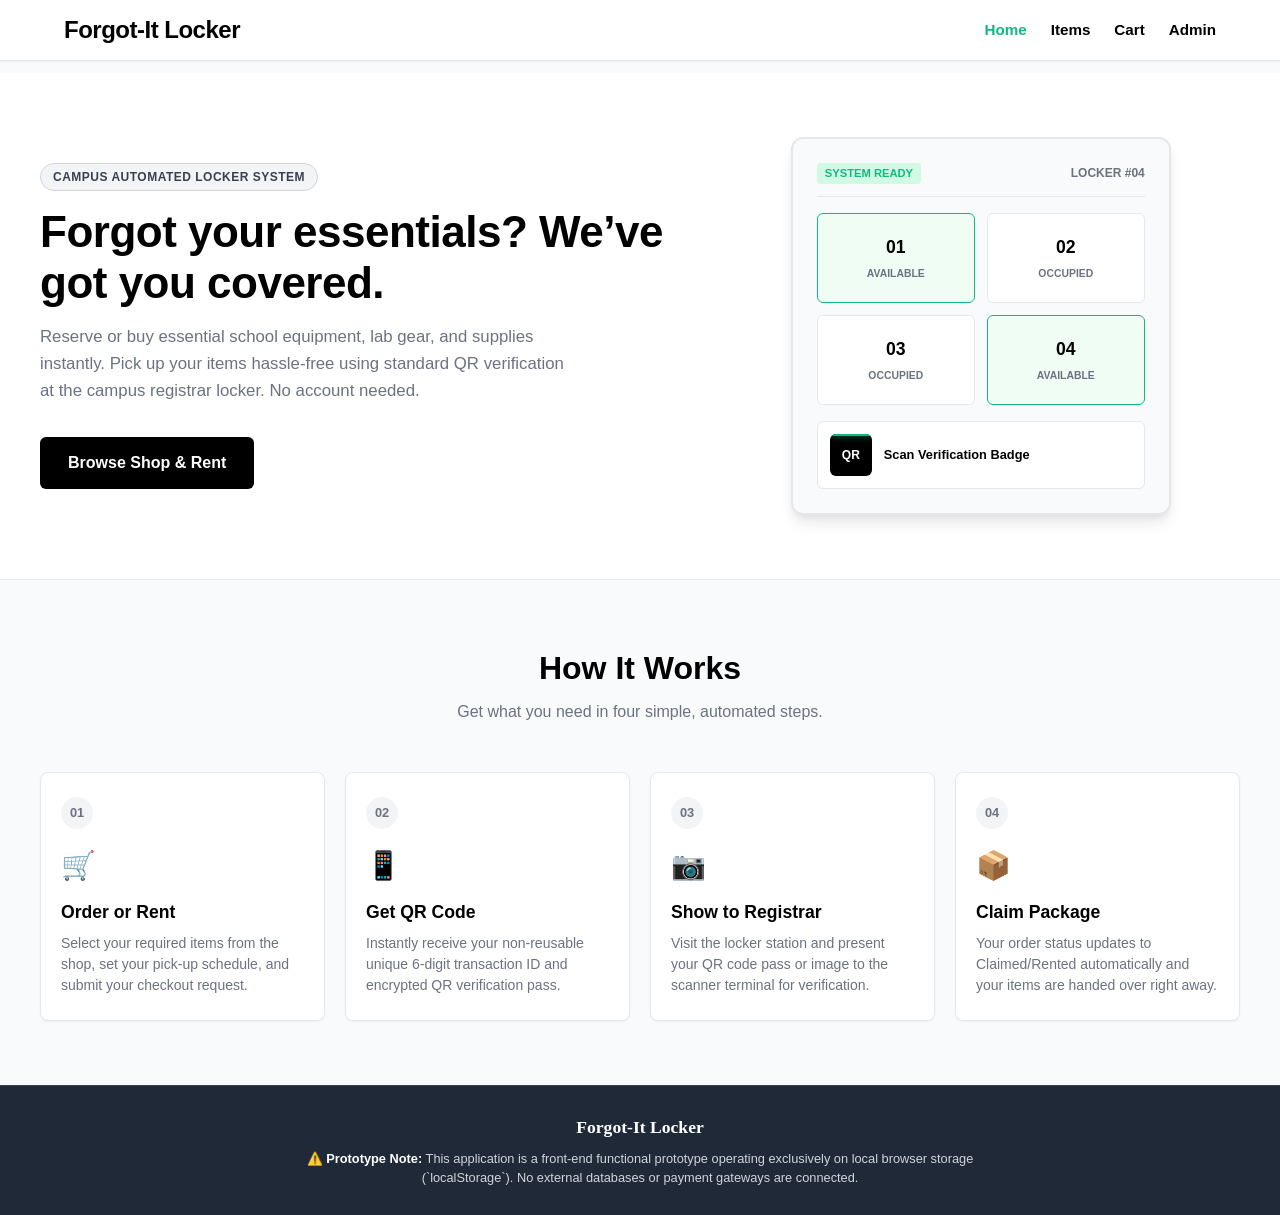
<file: index.html>
<!doctype html>
<html lang="en">
  <head>
    <meta charset="UTF-8" />
    <meta name="viewport" content="width=device-width, initial-scale=1.0" />
    <title>Forgot-It Locker | Campus Gear Rental & Pick-Up</title>
    <link rel="stylesheet" href="css/index.css" />
    <link rel="stylesheet" href="css/notify.css" />
  </head>
  <body>
    <!-- FIXED NAVBAR -->
    <nav class="navbar">
      <div class="navbar-container">
        <!-- Left: Brand -->
        <a href="index.html" class="nav-brand">Forgot-It Locker</a>

        <!-- Right: Burger Button + Drawer Menu -->
        <div class="nav-right">
          <!-- Burger Icon (Laptop / Tablet / Mobile) -->
          <button class="burger-btn" id="burger-btn" aria-label="Open menu">
            <span class="bar"></span>
            <span class="bar"></span>
            <span class="bar"></span>
          </button>

          <!-- Overlay Backdrop (inside navbar so z-index works correctly) -->
          <div class="nav-overlay" id="nav-overlay"></div>

          <!-- Drawer Menu (40% width, 100% height off-canvas) -->
          <div class="nav-links" id="nav-links">
            <button
              class="close-menu-btn"
              id="close-menu-btn"
              aria-label="Close menu"
            >
              &times;
            </button>
            <a href="index.html" class="active">Home</a>
            <a href="student/shop.html">Items</a>
            <a href="student/Cart.html">Cart</a>
            <a href="admin/login.html">Admin</a>
          </div>
        </div>
      </div>
    </nav>

    <!-- HERO SECTION -->
    <header class="hero-section">
      <div class="hero-container">
        <div class="hero-content">
          <span class="hero-badge">Campus Automated Locker System</span>
          <h1 class="hero-title">
            Forgot your essentials? We’ve got you covered.
          </h1>
          <p class="hero-description">
            Reserve or buy essential school equipment, lab gear, and supplies
            instantly. Pick up your items hassle-free using standard QR
            verification at the campus registrar locker. No account needed.
          </p>
          <div class="hero-actions">
            <a href="student/shop.html" class="btn-primary"
              >Browse Shop & Rent</a
            >
          </div>
        </div>

        <!-- DYNAMIC VECTOR ILLUSTRATION CONTAINER -->
        <div class="hero-visual">
          <div class="locker-illustration">
            <div class="locker-header">
              <span class="locker-status">SYSTEM READY</span>
              <span class="locker-id">LOCKER #04</span>
            </div>
            <div class="locker-grid">
              <div class="locker-door door-active">
                <span class="door-num">01</span>
                <span class="door-status">AVAILABLE</span>
              </div>
              <div class="locker-door">
                <span class="door-num">02</span>
                <span class="door-status">OCCUPIED</span>
              </div>
              <div class="locker-door">
                <span class="door-num">03</span>
                <span class="door-status">OCCUPIED</span>
              </div>
              <div class="locker-door door-active">
                <span class="door-num">04</span>
                <span class="door-status">AVAILABLE</span>
              </div>
            </div>
            <div class="locker-scanner-mock">
              <div class="scanner-frame">
                <div class="scanner-beam"></div>
                <div class="scanner-icon">QR</div>
              </div>
              <p class="scanner-label">Scan Verification Badge</p>
            </div>
          </div>
        </div>
      </div>
    </header>

    <!-- HOW IT WORKS SECTION -->
    <section class="steps-section">
      <div class="section-container">
        <div class="section-header">
          <h2>How It Works</h2>
          <p>Get what you need in four simple, automated steps.</p>
        </div>

        <div class="steps-grid">
          <!-- Step 1 -->
          <div class="step-card">
            <div class="step-number">01</div>
            <div class="step-icon">🛒</div>
            <h3>Order or Rent</h3>
            <p>
              Select your required items from the shop, set your pick-up
              schedule, and submit your checkout request.
            </p>
          </div>

          <!-- Step 2 -->
          <div class="step-card">
            <div class="step-number">02</div>
            <div class="step-icon">📱</div>
            <h3>Get QR Code</h3>
            <p>
              Instantly receive your non-reusable unique 6-digit transaction ID
              and encrypted QR verification pass.
            </p>
          </div>

          <!-- Step 3 -->
          <div class="step-card">
            <div class="step-number">03</div>
            <div class="step-icon">📷</div>
            <h3>Show to Registrar</h3>
            <p>
              Visit the locker station and present your QR code pass or image to
              the scanner terminal for verification.
            </p>
          </div>

          <!-- Step 4 -->
          <div class="step-card">
            <div class="step-number">04</div>
            <div class="step-icon">📦</div>
            <h3>Claim Package</h3>
            <p>
              Your order status updates to Claimed/Rented automatically and your
              items are handed over right away.
            </p>
          </div>
        </div>
      </div>
    </section>

    <!-- FOOTER -->
    <footer class="footer">
      <div class="footer-container">
        <p class="footer-brand">Forgot-It Locker</p>
        <p class="footer-notice">
          ⚠️ <strong>Prototype Note:</strong> This application is a front-end
          functional prototype operating exclusively on local browser storage
          (`localStorage`). No external databases or payment gateways are
          connected.
        </p>
      </div>
    </footer>

    <!-- SHARED NOTIFICATIONS + CART BADGE -->
    <script src="/js/notify.js"></script>

    <!-- NAVBAR SCRIPT -->
    <script>
      document.addEventListener("DOMContentLoaded", function () {
        const burgerBtn = document.getElementById("burger-btn");
        const closeBtn = document.getElementById("close-menu-btn");
        const navLinks = document.getElementById("nav-links");
        const navOverlay = document.getElementById("nav-overlay");

        function openMenu() {
          navLinks.classList.add("active");
          navOverlay.classList.add("active");
          document.body.classList.add("menu-open");
        }

        function closeMenu() {
          navLinks.classList.remove("active");
          navOverlay.classList.remove("active");
          document.body.classList.remove("menu-open");
        }

        burgerBtn.addEventListener("click", openMenu);
        closeBtn.addEventListener("click", closeMenu);
        navOverlay.addEventListener("click", closeMenu);

        // Close when a menu link is tapped
        navLinks.querySelectorAll("a").forEach(function (link) {
          link.addEventListener("click", closeMenu);
        });

        // Close with Escape key
        document.addEventListener("keydown", function (e) {
          if (e.key === "Escape") closeMenu();
        });

        // Reset menu state when resizing back to desktop
        window.addEventListener("resize", function () {
          if (window.innerWidth > 1024) closeMenu();
        });
      });
    </script>
  </body>
</html>
</file>
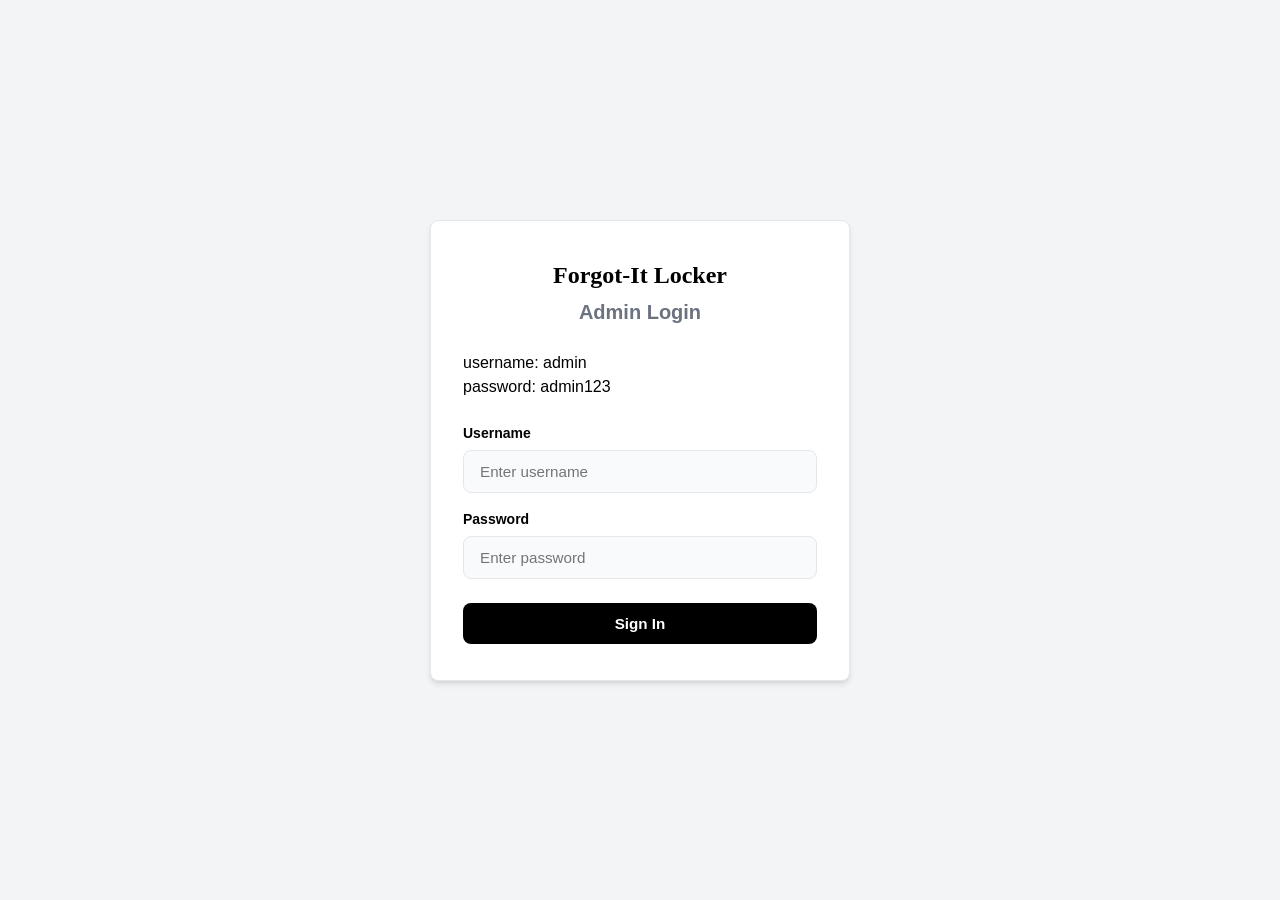
<file: admin/login.html>
<!doctype html>
<html lang="en">
  <head>
    <meta charset="UTF-8" />
    <meta name="viewport" content="width=device-width, initial-scale=1.0" />
    <title>Admin Login - Forgot-It Locker</title>
    <link rel="stylesheet" href="../css/login.css" />
  </head>
  <body>
    <div class="login-wrapper">
      <div class="login-card">
        <!-- Brand Header -->
        <h2 class="brand-title">Forgot-It Locker</h2>
        <h1 class="page-title">Admin Login</h1>
        <p>username: admin</p>
        <p>password: admin123</p>
        <br />
        <!-- Error Message Alert -->
        <div id="error-message" class="error-alert" style="display: none">
          Invalid username or password
        </div>

        <!-- Login Form -->
        <form id="login-form">
          <div class="form-group">
            <label for="username">Username</label>
            <input
              type="text"
              id="username"
              placeholder="Enter username"
              required
              autocomplete="username"
            />
          </div>

          <div class="form-group">
            <label for="password">Password</label>
            <input
              type="password"
              id="password"
              placeholder="Enter password"
              required
              autocomplete="current-password"
            />
          </div>

          <button type="submit" id="login-btn">Sign In</button>
        </form>
      </div>
    </div>

    <!-- JavaScript -->
    <script src="../js/login.js"></script>
  </body>
</html>
</file>
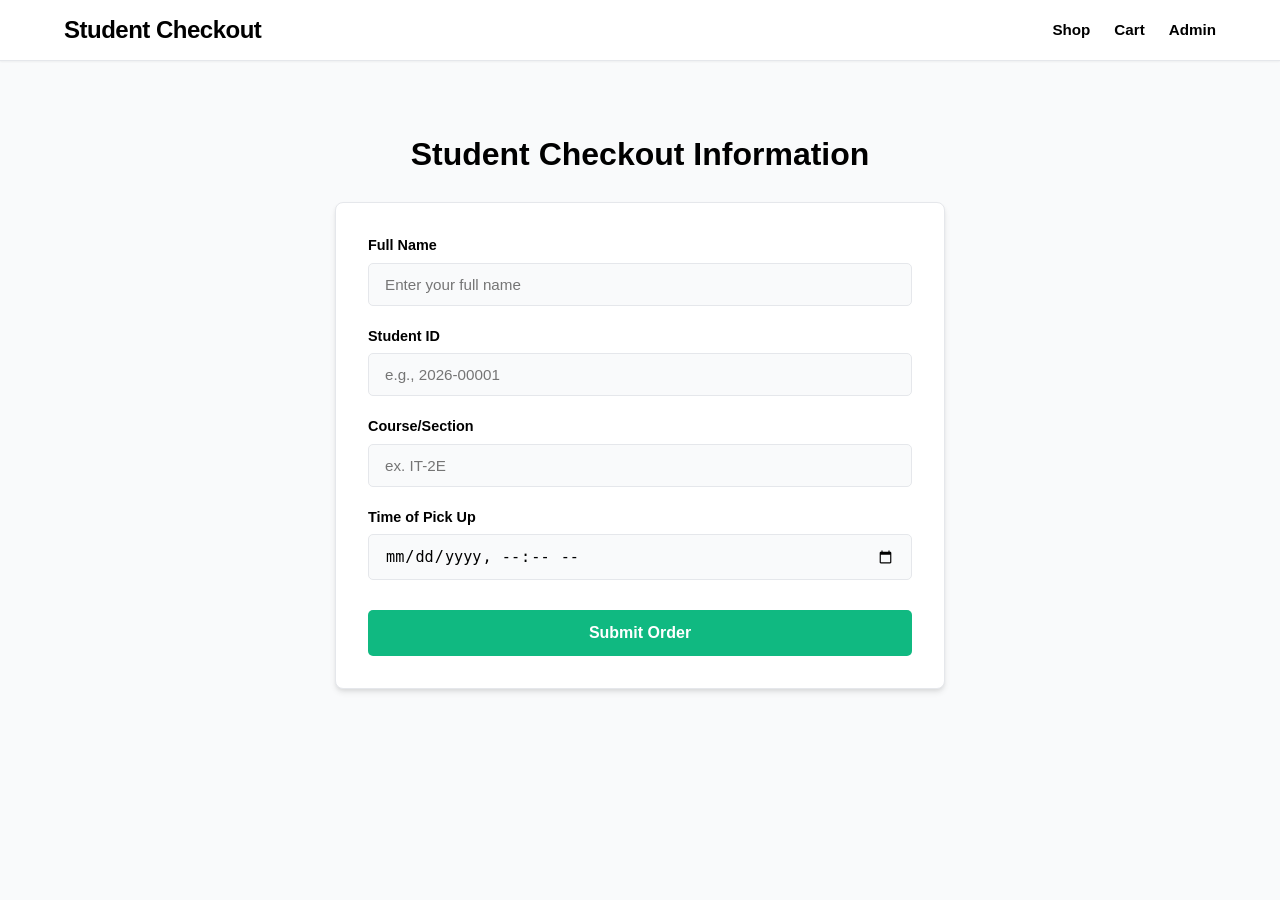
<file: student/student-form.html>
<!doctype html>
<html lang="en">
  <head>
    <meta charset="UTF-8" />
    <meta name="viewport" content="width=device-width, initial-scale=1.0" />
    <title>Student Checkout | Forgot-It Locker</title>
    <link rel="stylesheet" href="../css/student-form.css" />
    <link rel="stylesheet" href="../css/notify.css" />
  </head>
  <body>
    <!-- FIXED NAVBAR -->
    <nav class="navbar">
      <input type="checkbox" id="nav-toggle" class="nav-toggle" />

      <div class="navbar-container">
        <!-- Left: Brand / Header -->
        <a href="shop.html" class="nav-brand">Student Checkout</a>

        <!-- Right: Navigation Controls -->
        <div class="nav-right">
          <!-- Burger Icon Label -->
          <label for="nav-toggle" class="burger-btn" aria-label="Toggle menu">
            <span class="bar"></span>
            <span class="bar"></span>
            <span class="bar"></span>
          </label>

          <!-- Drawer Menu (Slides from Right to Left) -->
          <div class="nav-links">
            <label
              for="nav-toggle"
              class="close-menu-btn"
              aria-label="Close menu"
              >&times;</label
            >

            <a href="shop.html">Shop</a>
            <a href="Cart.html">Cart</a>
            <a href="#">Admin</a>
          </div>
        </div>
      </div>
    </nav>

    <!-- CHECKOUT FORM CONTAINER -->
    <main class="checkout-wrapper">
      <h1>Student Checkout Information</h1>

      <form id="checkout-form" class="checkout-form">
        <div class="form-group">
          <label for="fullname">Full Name</label>
          <input
            type="text"
            id="fullname"
            placeholder="Enter your full name"
            required
          />
        </div>

        <div class="form-group">
          <label for="studentid">Student ID</label>
          <input
            type="text"
            id="studentid"
            placeholder="e.g., 2026-00001"
            required
          />
        </div>

        <div class="form-group">
          <label for="course-section">Course/Section</label>
          <input
            type="text"
            id="course-section"
            placeholder="ex. IT-2E"
            required
          />
        </div>

        <div class="form-group">
          <label for="pickup-time">Time of Pick Up</label>
          <input type="datetime-local" id="pickup-time" required />
          <small id="rent-notice" class="notice-text" style="display: none">
            ⚠️ <strong>Note:</strong> Rented items must be returned within 1 day
            (24 hours) from pick up time.
          </small>
        </div>

        <button type="submit" class="submit-btn">Submit Order</button>
      </form>
    </main>

    <script src="../js/notify.js"></script>
    <script src="../js/student-form.js"></script>
  </body>
</html>
</file>
<file: css/index.css>
/* =========================================
   RESET & GLOBAL VARIABLES
   ========================================= */
:root {
  --primary-color: #4f46e5;
  --success-color: #10b981; /* Green */
  --danger-color: #ef4444;
  --text-main: #000000; /* Black */
  --text-muted: #6b7280; /* Gray */
  --bg-body: #f9fafb;
  --bg-card: #ffffff; /* White */
  --border-color: #e5e7eb;
  --shadow-sm: 0 1px 2px 0 rgba(0, 0, 0, 0.05);
  --shadow-md:
    0 4px 6px -1px rgba(0, 0, 0, 0.1), 0 2px 4px -1px rgba(0, 0, 0, 0.06);
  --shadow-lg:
    0 10px 15px -3px rgba(0, 0, 0, 0.1), 0 4px 6px -2px rgba(0, 0, 0, 0.05);
  --radius: 8px;
}

* {
  box-sizing: border-box;
  margin: 0;
  padding: 0;
}

body {
  font-family:
    "Inter",
    -apple-system,
    BlinkMacSystemFont,
    "Segoe UI",
    Roboto,
    Helvetica,
    Arial,
    sans-serif;
  background-color: var(--bg-body);
  color: var(--text-main);
  line-height: 1.5;
  padding-top: 73px; /* Space for fixed navbar */
  display: flex;
  flex-direction: column;
  min-height: 100vh;
}

/* Lock page scroll while the mobile menu is open */
body.menu-open {
  overflow: hidden;
}

/* =========================================
   FIXED NAVBAR
   ========================================= */
.navbar {
  position: fixed;
  top: 0;
  left: 0;
  right: 0;
  background-color: var(--bg-card);
  border-bottom: 1px solid var(--border-color);
  z-index: 1000;
  box-shadow: var(--shadow-sm);
}

.navbar-container {
  max-width: 1200px;
  margin: 0 auto;
  padding: 12px 24px;
  display: flex;
  align-items: center;
  justify-content: space-between;
  gap: 16px;
}

.nav-brand {
  font-size: 1.5rem;
  font-weight: 700;
  color: var(--text-main);
  text-decoration: none;
  letter-spacing: -0.5px;
}

.nav-right {
  display: flex;
  align-items: center;
  gap: 16px;
  flex-grow: 1;
  justify-content: flex-end;
}

/* Desktop Nav Links */
.nav-links {
  display: flex;
  gap: 24px;
  align-items: center;
}

.nav-links a {
  text-decoration: none;
  color: var(--text-main);
  font-weight: 600;
  font-size: 0.95rem;
  transition: color 0.2s;
}

.nav-links a:hover,
.nav-links a.active {
  color: var(--success-color);
}

.burger-btn,
.close-menu-btn {
  display: none;
}

/* Overlay lives inside the navbar, so its z-index is relative to the drawer */
.nav-overlay {
  display: none;
  position: fixed;
  top: 0;
  left: 0;
  width: 100vw;
  height: 100vh;
  background-color: rgba(0, 0, 0, 0.4);
  z-index: 1;
}

.nav-overlay.active {
  display: block;
}

/* =========================================
   RESPONSIVE NAVBAR (Laptop / Tablet / Mobile Off-Canvas Drawer)
   ========================================= */
@media (max-width: 1024px) {
  .burger-btn {
    display: flex;
    flex-direction: column;
    justify-content: space-between;
    width: 24px;
    height: 18px;
    background: none;
    border: none;
    cursor: pointer;
    padding: 0;
    flex-shrink: 0;
  }

  .burger-btn .bar {
    width: 100%;
    height: 3px;
    background-color: var(--text-main);
    border-radius: 2px;
    transition: all 0.3s ease;
  }

  /* Slide-in Drawer Menu (40% Width, 100% Height) */
  .nav-links {
    position: fixed;
    top: 0;
    right: 0;
    width: 40%;
    min-width: 250px;
    height: 100vh;
    background-color: var(--bg-card);
    flex-direction: column;
    align-items: flex-start;
    padding: 72px 28px 28px;
    gap: 24px;
    box-shadow: -4px 0 16px rgba(0, 0, 0, 0.1);
    z-index: 2; /* above the overlay (z-index: 1) */
    transform: translateX(100%);
    transition: transform 0.3s ease-in-out;
    pointer-events: none;
    visibility: hidden;
  }

  .nav-links.active {
    transform: translateX(0);
    pointer-events: auto;
    visibility: visible;
  }

  .nav-links a {
    font-size: 1.15rem;
    width: 100%;
    padding: 8px 0;
    border-bottom: 1px solid var(--border-color);
  }

  .nav-links a:hover,
  .nav-links a.active {
    color: var(--success-color);
  }

  .close-menu-btn {
    display: block;
    position: absolute;
    top: 18px;
    right: 24px;
    background: none;
    border: none;
    font-size: 2rem;
    line-height: 1;
    color: var(--text-main);
    cursor: pointer;
  }
}

@media (max-width: 480px) {
  .nav-links {
    width: 70%;
  }

  .nav-brand {
    font-size: 1.25rem;
  }
}

/* =========================================
   HERO SECTION
   ========================================= */
.hero-section {
  background-color: #ffffff;
  border-bottom: 1px solid var(--border-color);
  padding: 64px 24px;
}

.hero-container {
  max-width: 1200px;
  margin: 0 auto;
  display: grid;
  grid-template-columns: 1.1fr 0.9fr;
  gap: 48px;
  align-items: center;
}

.hero-badge {
  display: inline-block;
  background-color: #f3f4f6;
  color: #374151;
  border: 1px solid #d1d5db;
  font-size: 0.75rem;
  font-weight: 700;
  text-transform: uppercase;
  letter-spacing: 0.5px;
  padding: 4px 12px;
  border-radius: 999px;
  margin-bottom: 16px;
}

.hero-title {
  font-size: 2.75rem;
  font-weight: 900;
  color: var(--text-main);
  line-height: 1.15;
  margin-bottom: 16px;
  letter-spacing: -0.5px;
}

.hero-description {
  font-size: 1.05rem;
  color: var(--text-muted);
  margin-bottom: 32px;
  max-width: 540px;
  line-height: 1.6;
}

.hero-actions {
  display: flex;
  gap: 16px;
}

.btn-primary {
  display: inline-block;
  background-color: var(--text-main);
  color: #ffffff;
  padding: 14px 28px;
  border-radius: 6px;
  font-weight: 600;
  font-size: 1rem;
  text-decoration: none;
  transition: background-color 0.2s ease;
}

.btn-primary:hover {
  background-color: #333333;
}

/* =========================================
   VECTOR LOCKER ILLUSTRATION CONTAINER
   ========================================= */
.hero-visual {
  display: flex;
  justify-content: center;
  width: 100%;
}

.locker-illustration {
  width: 100%;
  max-width: 380px;
  background: var(--bg-body);
  border: 2px solid var(--border-color);
  border-radius: 12px;
  padding: 24px;
  box-shadow: var(--shadow-lg);
  display: flex;
  flex-direction: column;
  gap: 16px;
}

.locker-header {
  display: flex;
  justify-content: space-between;
  align-items: center;
  border-bottom: 1px solid var(--border-color);
  padding-bottom: 12px;
}

.locker-status {
  font-size: 0.7rem;
  font-weight: 800;
  color: var(--success-color);
  background-color: #d1fae5;
  padding: 2px 8px;
  border-radius: 4px;
}

.locker-id {
  font-size: 0.75rem;
  font-weight: 700;
  color: var(--text-muted);
}

.locker-grid {
  display: grid;
  grid-template-columns: repeat(2, 1fr);
  gap: 12px;
}

.locker-door {
  background-color: #ffffff;
  border: 1px solid var(--border-color);
  border-radius: 6px;
  padding: 20px 12px;
  display: flex;
  flex-direction: column;
  align-items: center;
  gap: 6px;
  position: relative;
}

.door-active {
  border-color: #10b981;
  background-color: #f0fdf4;
}

.door-num {
  font-size: 1.1rem;
  font-weight: 800;
  color: var(--text-main);
}

.door-status {
  font-size: 0.65rem;
  font-weight: 700;
  color: var(--text-muted);
}

.locker-scanner-mock {
  background-color: #ffffff;
  border: 1px solid var(--border-color);
  border-radius: 6px;
  padding: 12px;
  display: flex;
  align-items: center;
  gap: 12px;
}

.scanner-frame {
  width: 42px;
  height: 42px;
  background-color: #000000;
  border-radius: 6px;
  display: flex;
  align-items: center;
  justify-content: center;
  position: relative;
  overflow: hidden;
}

.scanner-beam {
  position: absolute;
  top: 0;
  left: 0;
  right: 0;
  height: 2px;
  background-color: #10b981;
  box-shadow: 0 0 6px #10b981;
}

.scanner-icon {
  color: #ffffff;
  font-size: 0.75rem;
  font-weight: 800;
}

.scanner-label {
  font-size: 0.8rem;
  font-weight: 600;
  color: var(--text-main);
}

/* =========================================
   HOW IT WORKS SECTION
   ========================================= */
.steps-section {
  padding: 64px 24px;
  background-color: var(--bg-body);
}

.section-container {
  max-width: 1200px;
  margin: 0 auto;
}

.section-header {
  text-align: center;
  margin-bottom: 48px;
}

.section-header h2 {
  font-size: 2rem;
  font-weight: 800;
  color: var(--text-main);
  margin-bottom: 8px;
}

.section-header p {
  font-size: 1rem;
  color: var(--text-muted);
}

.steps-grid {
  display: grid;
  grid-template-columns: repeat(4, 1fr);
  gap: 20px;
}

.step-card {
  background-color: var(--bg-card);
  border: 1px solid var(--border-color);
  border-radius: var(--radius);
  padding: 24px 20px;
  box-shadow: var(--shadow-sm);
  display: flex;
  flex-direction: column;
  position: relative;
  transition:
    transform 0.2s ease,
    box-shadow 0.2s ease;
}

.step-card:hover {
  transform: translateY(-2px);
  box-shadow: var(--shadow-md);
}

.step-number {
  font-size: 0.8rem;
  font-weight: 800;
  color: var(--text-muted);
  background-color: #f3f4f6;
  width: 32px;
  height: 32px;
  border-radius: 50%;
  display: flex;
  align-items: center;
  justify-content: center;
  margin-bottom: 16px;
}

.step-icon {
  font-size: 1.75rem;
  margin-bottom: 12px;
}

.step-card h3 {
  font-size: 1.1rem;
  font-weight: 700;
  color: var(--text-main);
  margin-bottom: 8px;
}

.step-card p {
  font-size: 0.875rem;
  color: var(--text-muted);
  line-height: 1.5;
}
/* =========================================
   FOOTER
   ========================================= */
.footer {
  margin-top: auto;
  background-color: #1f2937; /* Dark grey */
  border-top: 1px solid #374151;
  padding: 28px 24px;
}

.footer-container {
  max-width: 1200px;
  margin: 0 auto;
  display: flex;
  flex-direction: column;
  gap: 8px;
  align-items: center;
  text-align: center;
}

.footer-brand {
  font-family: "Georgia", "Times New Roman", serif;
  font-size: 1.1rem;
  font-weight: 900;
  color: #ffffff;
}

.footer-notice {
  font-size: 0.8rem;
  color: #d1d5db; /* Light grey for readability */
  max-width: 700px;
  line-height: 1.5;
}

.footer-notice strong {
  color: #ffffff;
}

/* =========================================
   HERO & SECTION RESPONSIVE BREAKPOINTS
   ========================================= */

/* Prevent sideways scrolling on small screens */
html,
body {
  overflow-x: hidden;
}

img {
  max-width: 100%;
}

/* ---------- Tablet & Mobile: ONE COLUMN ONLY ---------- */
@media (max-width: 1024px) {
  .hero-section {
    padding: 48px 24px;
  }

  .hero-container {
    grid-template-columns: 1fr;
    text-align: center;
    gap: 40px;
  }

  .hero-title {
    font-size: 2.4rem;
  }

  .hero-description {
    margin-left: auto;
    margin-right: auto;
  }

  .hero-actions {
    justify-content: center;
  }

  .locker-illustration {
    max-width: 440px;
    margin: 0 auto;
  }

  .steps-section {
    padding: 48px 24px;
  }

  /* One column, centered so cards don't stretch too wide on tablets */
  .steps-grid {
    grid-template-columns: 1fr;
    max-width: 600px;
    margin: 0 auto;
    gap: 16px;
  }
}

/* ---------- Mobile ---------- */
@media (max-width: 640px) {
  body {
    padding-top: 65px;
  }

  .navbar-container {
    padding: 12px 16px;
  }

  .hero-section {
    padding: 32px 16px;
  }

  .hero-container {
    gap: 32px;
  }

  .hero-title {
    font-size: 1.9rem;
  }

  .hero-description {
    font-size: 0.95rem;
    margin-bottom: 24px;
  }

  /* Full-width button for easy tapping */
  .hero-actions {
    flex-direction: column;
  }

  .btn-primary {
    width: 100%;
    text-align: center;
    padding: 14px 20px;
  }

  .locker-illustration {
    padding: 16px;
    gap: 12px;
  }

  .locker-door {
    padding: 14px 8px;
  }

  .steps-section {
    padding: 32px 16px;
  }

  .section-header {
    margin-bottom: 28px;
  }

  .section-header h2 {
    font-size: 1.6rem;
  }

  .step-card {
    padding: 20px 16px;
  }

  .footer {
    padding: 20px 16px;
  }
}

/* ---------- Very small phones ---------- */
@media (max-width: 380px) {
  .nav-brand {
    font-size: 1.1rem;
  }

  .hero-title {
    font-size: 1.65rem;
  }

  .hero-badge {
    font-size: 0.65rem;
  }
}
</file>
<file: css/notify.css>
/* =========================================
   TOAST NOTIFICATIONS (right side of page)
   Green text + border = success, red = error
   ========================================= */
.toast-container {
  position: fixed;
  top: 84px;
  right: 16px;
  z-index: 3000;
  display: flex;
  flex-direction: column;
  align-items: flex-end;
  gap: 8px;
  width: 280px;
  max-width: calc(100vw - 32px);
  pointer-events: none;
}

.toast {
  pointer-events: auto;
  width: 100%;
  background-color: #ffffff;
  border: 1px solid;
  border-radius: 5px;
  padding: 10px 14px;
  font-family:
    "Inter",
    -apple-system,
    BlinkMacSystemFont,
    "Segoe UI",
    Roboto,
    Helvetica,
    Arial,
    sans-serif;
  font-size: 0.85rem;
  font-weight: 600;
  line-height: 1.4;
  white-space: pre-line;
  word-break: break-word;
  box-shadow: 0 4px 6px -1px rgba(0, 0, 0, 0.1);
  cursor: pointer;
  animation: toastIn 0.25s ease-out;
}

.toast-success {
  color: #059669;
  border-color: #10b981;
}

.toast-error {
  color: #ef4444;
  border-color: #ef4444;
}

.toast.toast-hide {
  opacity: 0;
  transform: translateX(24px);
  transition:
    opacity 0.25s ease,
    transform 0.25s ease;
}

@keyframes toastIn {
  from {
    opacity: 0;
    transform: translateX(24px);
  }
  to {
    opacity: 1;
    transform: translateX(0);
  }
}

/* =========================================
   CART NAV BADGE (green circle, top-right of "Cart")
   ========================================= */
.cart-link-text {
  position: relative;
  display: inline-block;
}

.cart-badge {
  position: absolute;
  top: -9px;
  right: -18px;
  min-width: 17px;
  height: 17px;
  padding: 0 4px;
  border-radius: 999px;
  background-color: #10b981;
  color: #ffffff;
  font-size: 0.65rem;
  font-weight: 700;
  line-height: 17px;
  text-align: center;
}

.cart-badge[hidden] {
  display: none;
}
</file>
<file: css/login.css>
/* =========================================
   RESET & GLOBAL VARIABLES
   ========================================= */
:root {
  --primary-color: #4f46e5;
  --danger-color: #ef4444;
  --text-main: #000000;
  --text-muted: #6b7280;
  --bg-body: #f3f4f6;
  --bg-card: #ffffff;
  --border-color: #e5e7eb;
  --shadow-md:
    0 4px 6px -1px rgba(0, 0, 0, 0.1), 0 2px 4px -1px rgba(0, 0, 0, 0.06);
  --radius: 8px;
}

* {
  box-sizing: border-box;
  margin: 0;
  padding: 0;
}

body {
  font-family:
    "Inter",
    -apple-system,
    BlinkMacSystemFont,
    "Segoe UI",
    Roboto,
    Helvetica,
    Arial,
    sans-serif;
  background-color: var(--bg-body);
  color: var(--text-main);
  line-height: 1.5;
  min-height: 100vh;
  display: flex;
  align-items: center;
  justify-content: center;
  padding: 20px;
}

/* =========================================
   CONTAINER & CARD
   ========================================= */
.login-wrapper {
  width: 100%;
  max-width: 420px;
}

.login-card {
  background-color: var(--bg-card);
  padding: 36px 32px;
  border-radius: var(--radius);
  box-shadow: var(--shadow-md);
  border: 1px solid var(--border-color);
}

.brand-title {
  font-family: "Georgia", "Times New Roman", serif;
  font-size: 1.5rem;
  font-weight: 900;
  color: var(--text-main);
  text-align: center;
  margin-bottom: 4px;
}

.page-title {
  font-size: 1.25rem;
  font-weight: 700;
  color: var(--text-muted);
  text-align: center;
  margin-bottom: 24px;
}

/* =========================================
   PROTOTYPE NOTICE
   ========================================= */
.prototype-notice {
  background-color: #f8fafc;
  border: 1px dashed var(--border-color);
  border-radius: var(--radius);
  padding: 12px 16px;
  margin-bottom: 20px;
  text-align: center;
}

.notice-badge {
  display: inline-block;
  font-size: 0.75rem;
  font-weight: 700;
  text-transform: uppercase;
  letter-spacing: 0.5px;
  color: var(--text-muted);
  margin-bottom: 4px;
}

.notice-details {
  font-size: 0.85rem;
  color: #374151;
  line-height: 1.4;
}

/* =========================================
   ERROR ALERT
   ========================================= */
.error-alert {
  background-color: #fee2e2;
  color: #b91c1c;
  border: 1px solid #fca5a5;
  font-size: 0.875rem;
  font-weight: 600;
  padding: 10px 14px;
  border-radius: var(--radius);
  margin-bottom: 20px;
  text-align: center;
}

/* =========================================
   FORM ELEMENTS
   ========================================= */
.form-group {
  display: flex;
  flex-direction: column;
  gap: 6px;
  margin-bottom: 16px;
}

label {
  font-size: 0.875rem;
  font-weight: 600;
  color: var(--text-main);
}

input {
  width: 100%;
  padding: 12px 16px;
  border: 1px solid var(--border-color);
  border-radius: var(--radius);
  font-size: 0.95rem;
  color: var(--text-main);
  background-color: #f9fafb;
  transition: all 0.2s ease;
}

input:focus {
  outline: none;
  border-color: var(--primary-color);
  background-color: #ffffff;
  box-shadow: 0 0 0 3px rgba(79, 70, 229, 0.15);
}

#login-btn {
  width: 100%;
  background-color: var(--text-main);
  color: #ffffff;
  font-weight: 600;
  font-size: 0.95rem;
  padding: 12px 16px;
  border: none;
  border-radius: var(--radius);
  cursor: pointer;
  margin-top: 8px;
  transition: background-color 0.2s ease;
}

#login-btn:hover {
  background-color: #373938;
}

/* =========================================
   RESPONSIVE
   ========================================= */
@media (max-width: 480px) {
  .login-card {
    padding: 28px 20px;
  }
}
</file>
<file: css/student-form.css>
/* =========================================
   RESET & GLOBAL VARIABLES
   ========================================= */
:root {
  --success-color: #10b981; /* Green */
  --danger-color: #ef4444;
  --text-main: #000000; /* Black */
  --text-muted: #6b7280; /* Gray */
  --bg-body: #f9fafb;
  --bg-card: #ffffff; /* White */
  --border-color: #e5e7eb;
  --shadow-sm: 0 1px 2px 0 rgba(0, 0, 0, 0.05);
  --shadow-md:
    0 4px 6px -1px rgba(0, 0, 0, 0.1), 0 2px 4px -1px rgba(0, 0, 0, 0.06);
}

* {
  box-sizing: border-box;
  margin: 0;
  padding: 0;
}

body {
  font-family:
    "Inter",
    -apple-system,
    BlinkMacSystemFont,
    "Segoe UI",
    Roboto,
    Helvetica,
    Arial,
    sans-serif;
  background-color: var(--bg-body);
  color: var(--text-main);
  line-height: 1.5;
  padding-top: 90px; /* Space for fixed navbar */
  padding-bottom: 40px;
}

/* =========================================
   FIXED NAVBAR
   ========================================= */
.navbar {
  position: fixed;
  top: 0;
  left: 0;
  right: 0;
  background-color: var(--bg-card);
  border-bottom: 1px solid var(--border-color);
  z-index: 1000;
  box-shadow: var(--shadow-sm);
}

.navbar-container {
  max-width: 1200px;
  margin: 0 auto;
  padding: 12px 24px;
  display: flex;
  align-items: center;
  justify-content: space-between;
  gap: 16px;
}

.nav-brand {
  font-size: 1.5rem;
  font-weight: 700;
  color: var(--text-main);
  text-decoration: none;
  letter-spacing: -0.5px;
}

.nav-right {
  display: flex;
  align-items: center;
  gap: 16px;
  flex-grow: 1;
  justify-content: flex-end;
}

.nav-toggle {
  display: none;
}

.nav-links {
  display: flex;
  gap: 24px;
  align-items: center;
}

.nav-links a {
  text-decoration: none;
  color: var(--text-main);
  font-weight: 600;
  font-size: 0.95rem;
  transition: color 0.2s;
}

.nav-links a:hover,
.nav-links a.active {
  color: var(--success-color);
}

.burger-btn,
.close-menu-btn {
  display: none;
}

/* =========================================
   CHECKOUT FORM STYLING
   ========================================= */
.checkout-wrapper {
  max-width: 650px;
  margin: 40px auto;
  padding: 0 20px;
}

.checkout-wrapper h1 {
  font-size: 2rem;
  font-weight: 700;
  margin-bottom: 24px;
  text-align: center;
}

.checkout-form {
  background: var(--bg-card);
  border: 1px solid var(--border-color);
  border-radius: 8px;
  padding: 32px;
  box-shadow: var(--shadow-md);
  display: flex;
  flex-direction: column;
  gap: 20px;
}

.form-row {
  display: flex;
  gap: 16px;
}

.form-row .form-group {
  flex: 1;
}

.form-group {
  display: flex;
  flex-direction: column;
  gap: 6px;
}

.form-group label {
  font-size: 0.9rem;
  font-weight: 600;
  color: var(--text-main);
}

.form-group input,
.form-group select {
  width: 100%;
  padding: 12px 16px;
  border: 1px solid var(--border-color);
  background-color: var(--bg-body);
  font-size: 0.95rem;
  color: var(--text-main);
  border-radius: 5px;
  transition: border-color 0.2s;
}

.form-group input:focus,
.form-group select:focus {
  outline: none;
  border-color: var(--success-color);
}

.notice-text {
  font-size: 0.85rem;
  color: #d97706; /* Amber warning color */
  margin-top: 4px;
}

.submit-btn {
  background-color: var(--success-color);
  color: #ffffff;
  padding: 14px;
  border: none;
  border-radius: 5px;
  font-weight: 600;
  font-size: 1rem;
  cursor: pointer;
  transition: background-color 0.2s;
  margin-top: 10px;
}

.submit-btn:hover {
  background-color: #059669;
}

/* =========================================
   RESPONSIVE DRAWER (Tablet & Mobile)
   ========================================= */
@media (max-width: 1024px) {
  .burger-btn {
    display: flex;
    flex-direction: column;
    justify-content: space-between;
    width: 24px;
    height: 18px;
    background: none;
    border: none;
    cursor: pointer;
    padding: 0;
    flex-shrink: 0;
  }

  .burger-btn .bar {
    width: 100%;
    height: 3px;
    background-color: var(--text-main);
    border-radius: 2px;
    transition: all 0.3s ease;
  }

  .nav-links {
    position: fixed;
    top: 0;
    right: 0;
    width: 80%;
    height: 100vh;
    background-color: var(--bg-card);
    flex-direction: column;
    align-items: flex-start;
    padding: 72px 28px 28px;
    gap: 24px;
    box-shadow: -4px 0 16px rgba(0, 0, 0, 0.1);
    z-index: 1002;
    transform: translateX(100%);
    transition: transform 0.3s ease-in-out;
  }

  .nav-toggle:checked ~ .navbar-container .nav-links {
    transform: translateX(0);
  }

  .nav-links a {
    font-size: 1.15rem;
    width: 100%;
    padding: 8px 0;
    border-bottom: 1px solid var(--border-color);
  }

  .close-menu-btn {
    display: block;
    position: absolute;
    top: 18px;
    right: 24px;
    background: none;
    border: none;
    font-size: 2rem;
    line-height: 1;
    color: var(--text-main);
    cursor: pointer;
  }
}

@media (max-width: 600px) {
  .form-row {
    flex-direction: column;
    gap: 20px;
  }
}
</file>
